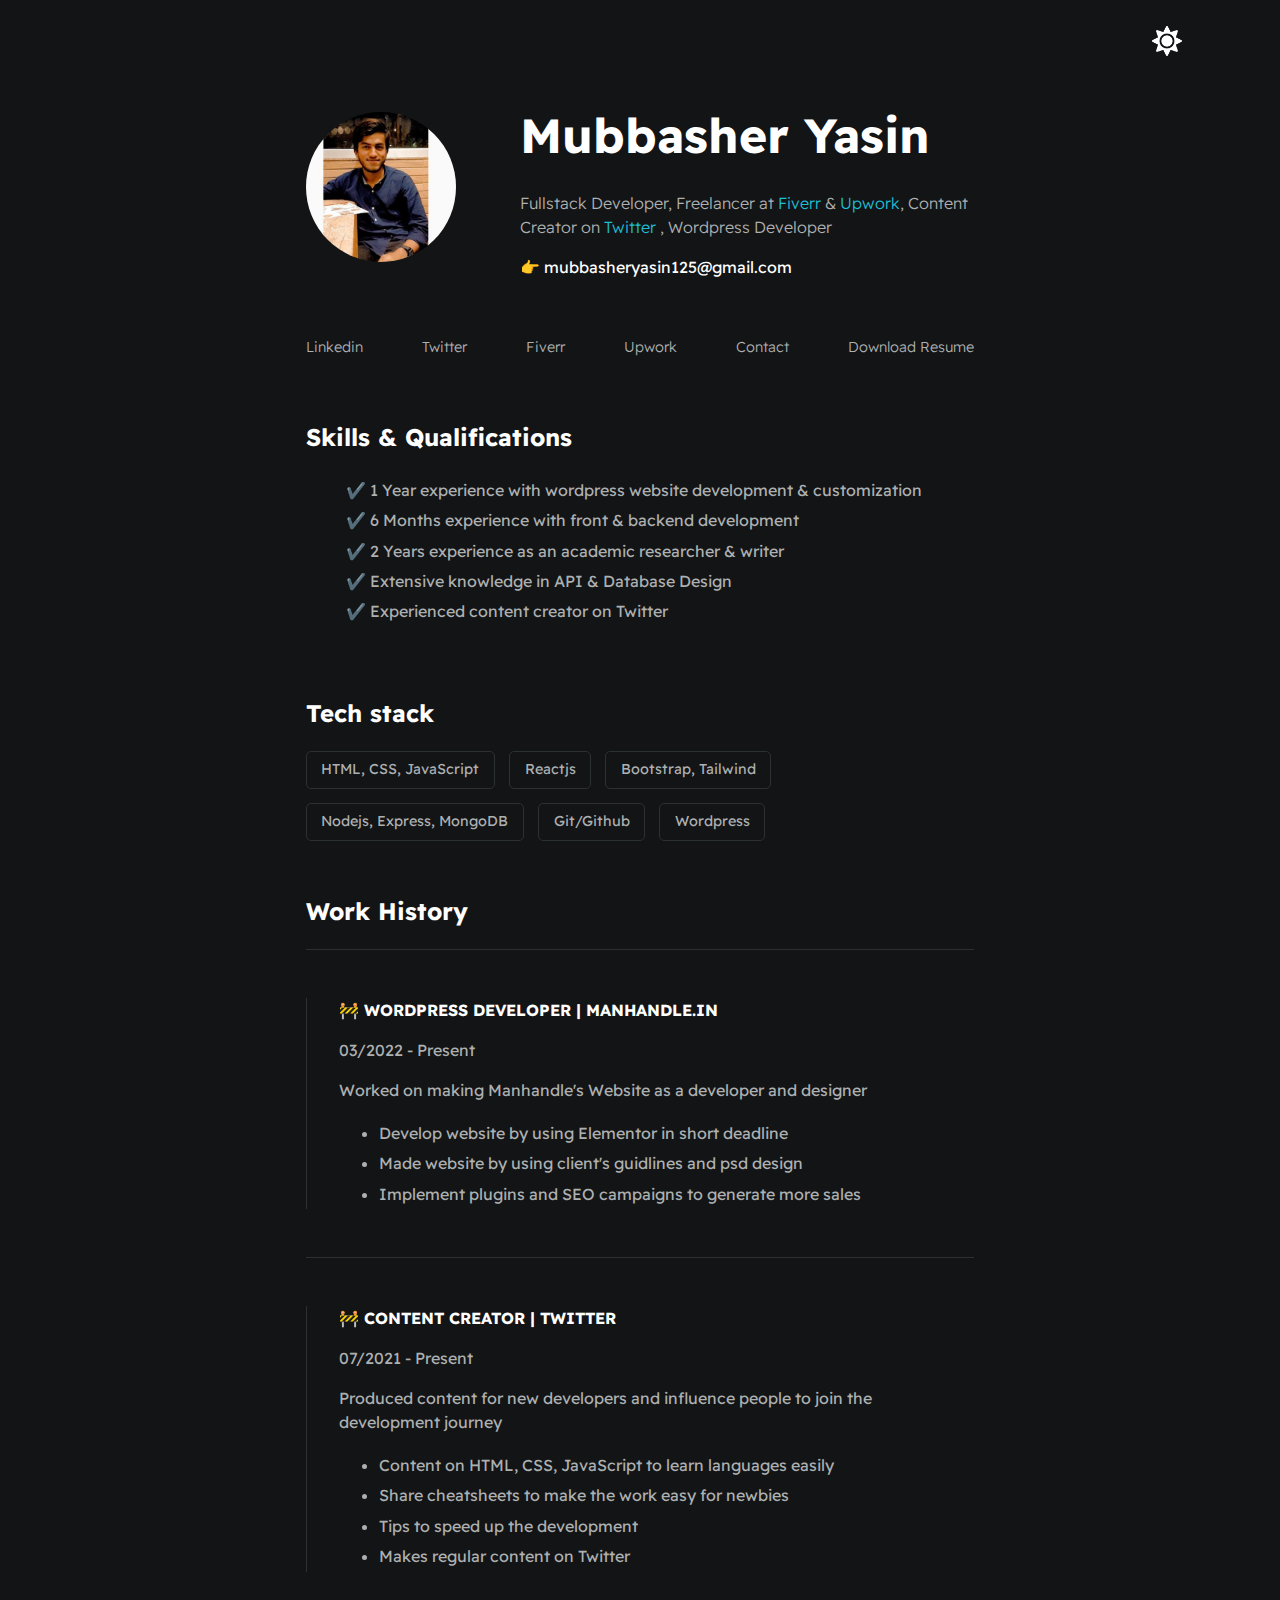
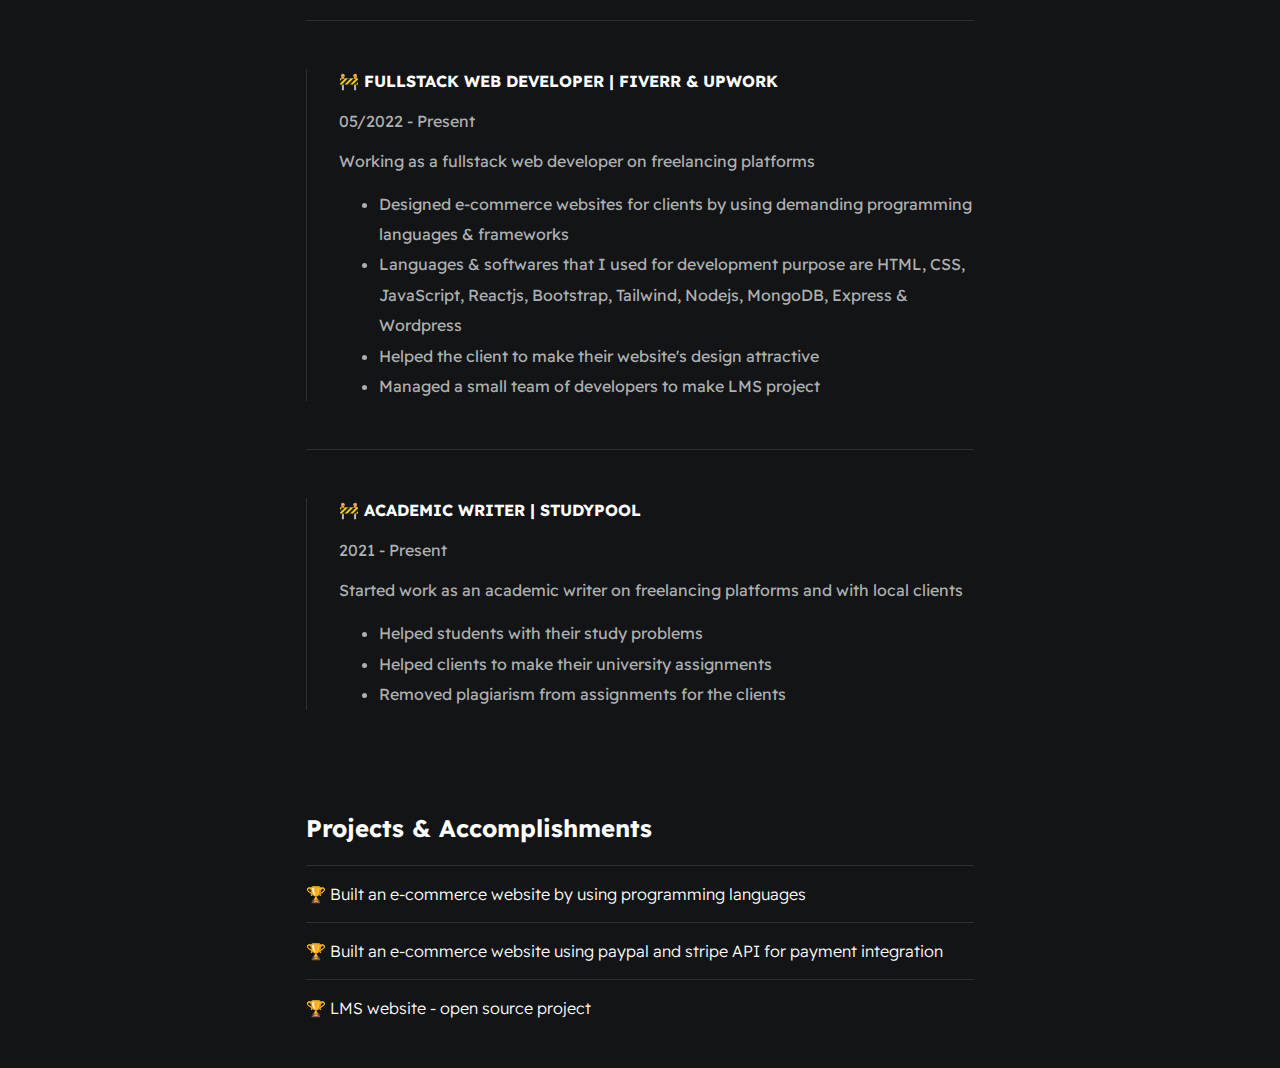
<file: index.html>
<!DOCTYPE html>
<html>

<head>
    <meta charset="utf-8">
    <meta http-equiv="X-UA-Compatible" content="IE=edge">
    <title>Mubbasher Yasin</title>
    <meta name="description" content="">
    <meta name="viewport" content="width=device-width, initial-scale=1">

    <link rel="stylesheet" href="./styles/main.css">
</head>

<body>
    <img id="theme-icon" src="./assets/images/sun.png" alt="">


    <div id="container--main">
        <section id="wrapper--hero" class="section--page">
            <img id="profile-pic" src="./assets/images/profile_pic.JPG">

            <div>
                <h1 id="user-name">Mubbasher Yasin</h1>
                <p id="bio">Fullstack Developer, Freelancer at <a href="https://www.fiverr.com/bepro12"
                        target="_blank">Fiverr</a> & <a href="https://www.upwork.com/freelancers/~01f0949d7df89ab9ed"
                        target="_blank">Upwork</a>, Content Creator on <a href="https://twitter.com/MubbasherYas"
                        target="_blank">Twitter </a>, Wordpress Developer </p>
                <p id="email">👉 mubbasheryasin125@gmail.com</p>
            </div>

        </section>

        <section class="section--page">

            <div id="socials--list">
                <a class="socials--list" href="https://www.linkedin.com/in/mubbasher-yasin/"
                    target="_blank">Linkedin</a>
                <a class="socials--list" href="https://twitter.com/MubbasherYas" target="_blank">Twitter</a>
                <a class="socials--list" href="https://www.fiverr.com/bepro12" target="_blank">Fiverr</a>
                <a class="socials--list" href="https://www.upwork.com/freelancers/~01f0949d7df89ab9ed"
                    target="_blank">Upwork</a>
                <a class="socials--list" href="tel:+923074079459" target="_blank">Contact</a>
                <a class="socials--list" href="./assets/resume.pdf" target="_blank">Download Resume</a>
            </div>
        </section>

        <section class="section--page">
            <h2>Skills & Qualifications</h2>
            <ul id="qualifications--list">
                <li>✔️ 1 Year experience with wordpress website development & customization</li>
                <li>✔️ 6 Months experience with front & backend development</li>
                <li>✔️ 2 Years experience as an academic researcher & writer</li>
                <li>✔️ Extensive knowledge in API & Database Design</li>
                <li>✔️ Experienced content creator on Twitter </li>
            </ul>
        </section>

        <section class="section--page">
            <h2>Tech stack</h2>

            <div id="wrapper--techstack__items">
                <div class="card--techstack"><span>HTML, CSS, JavaScript</span></div>
                <div class="card--techstack"><span>Reactjs</span></div>
                <div class="card--techstack"><span>Bootstrap, Tailwind</span></div>
                <div class="card--techstack"><span>Nodejs, Express, MongoDB</span></div>
                <div class="card--techstack"><span>Git/Github</span></div>
                <div class="card--techstack"><span>Wordpress</span></div>
            </div>
        </section>

        <section id="work-history-wrapper" class="section--page">
            <h2>Work History</h2>

            <div class="line-break"></div>
            <div class="card--work-history">
                <strong>🚧 WORDPRESS DEVELOPER | MANHANDLE.IN</strong>
                <p>03/2022 - Present</p>
                <p>Worked on making Manhandle's Website as a developer and designer </p>
                <ul>
                    <li>Develop website by using Elementor in short deadline</li>
                    <li>Made website by using client's guidlines and psd design</li>
                    <li>Implement plugins and SEO campaigns to generate more sales </li>
                </ul>
            </div>

            <div class="line-break"></div>

            <div class="card--work-history">
                <strong>🚧 CONTENT CREATOR | TWITTER </strong>
                <p>07/2021 - Present</p>
                <p>Produced content for new developers and influence people to join the development journey</p>
                <ul>
                    <li>Content on HTML, CSS, JavaScript to learn languages easily </li>
                    <li>Share cheatsheets to make the work easy for newbies</li>
                    <li>Tips to speed up the development</li>
                    <li>Makes regular content on Twitter </li>
                </ul>
            </div>

            <div class="line-break"></div>

            <div class="card--work-history">
                <strong>🚧 FULLSTACK WEB DEVELOPER | FIVERR & UPWORK </strong>
                <p>05/2022 - Present</p>
                <p>Working as a fullstack web developer on freelancing platforms</p>
                <ul>
                    <li>Designed e-commerce websites for clients by using demanding programming languages & frameworks
                    </li>
                    <li>Languages & softwares that I used for development purpose are HTML, CSS, JavaScript, Reactjs,
                        Bootstrap, Tailwind, Nodejs, MongoDB, Express & Wordpress</li>
                    <li>Helped the client to make their website's design attractive</li>
                    <li>Managed a small team of developers to make LMS project</li>
                </ul>
            </div>

            <div class="line-break"></div>

            <div class="card--work-history">
                <strong>🚧 ACADEMIC WRITER | STUDYPOOL</strong>
                <p>2021 - Present</p>
                <p>Started work as an academic writer on freelancing platforms and with local clients</p>
                <ul>
                    <li>Helped students with their study problems</li>
                    <li>Helped clients to make their university assignments </li>
                    <li>Removed plagiarism from assignments for the clients</li>
                </ul>
            </div>
        </section>

        <section class="section--page">
            <h2>Projects & Accomplishments</h2>

            <div class="card--project">
                <a href="project1.html"><span>🏆 </span>Built an e-commerce website by using programming languages</a>
            </div>

            <div class="card--project">
                <a href="project2.html"><span>🏆 </span>Built an e-commerce website using paypal and stripe API for
                    payment integration</a>
            </div>

            <div class="card--project">
                <a href="project3.html"><span>🏆 </span>LMS website - open source project</a>
            </div>

        </section>

    </div>

    <script src="theme-script.js"></script>

</body>


</html>
</file>
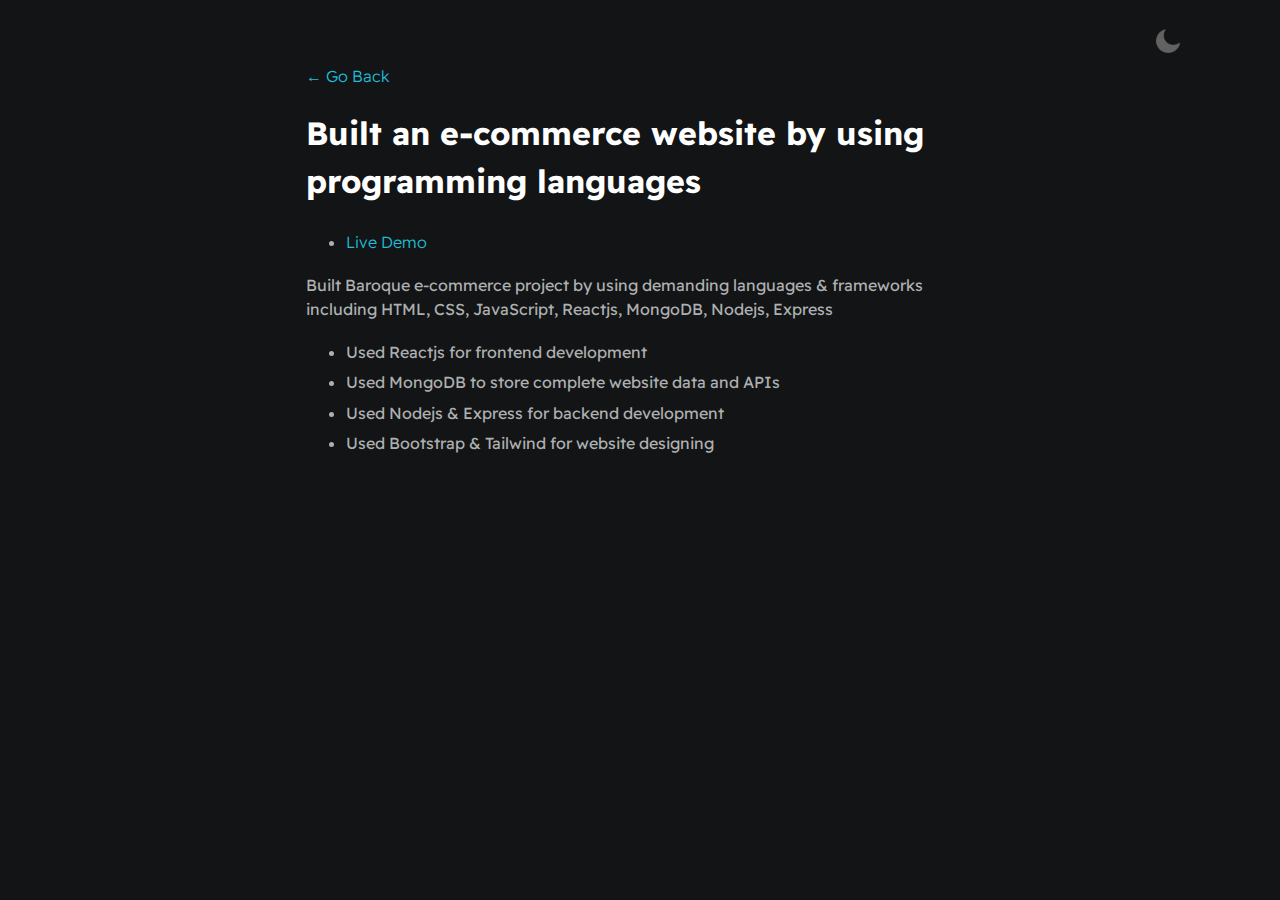
<file: project1.html>
<!DOCTYPE html>
<html>

<head>
    <meta charset="utf-8">
    <meta http-equiv="X-UA-Compatible" content="IE=edge">
    <title>Mubbasher Yasin</title>
    <meta name="description" content="">
    <meta name="viewport" content="width=device-width, initial-scale=1">
    <link rel="stylesheet" href="./styles/main.css">
</head>

<body>
    <img id="theme-icon" src="./assets/images/moon.png" alt="">
    <div id="container--main">
        <a href="index.html">&#x2190; Go Back</a>
        <h1>Built an e-commerce website by using programming languages</h1>

        <ul>
            <li><a href="#">Live Demo</a></li>
        </ul>
        <p>Built Baroque e-commerce project by using demanding languages & frameworks including HTML, CSS, JavaScript,
            Reactjs, MongoDB, Nodejs, Express</p>

        <ul>
            <li>Used Reactjs for frontend development </li>
            <li>Used MongoDB to store complete website data and APIs</li>
            <li>Used Nodejs & Express for backend development</li>
            <li>Used Bootstrap & Tailwind for website designing </li>
        </ul>
    </div>
    <script src="theme-script.js"></script>

</body>

</html>
</file>
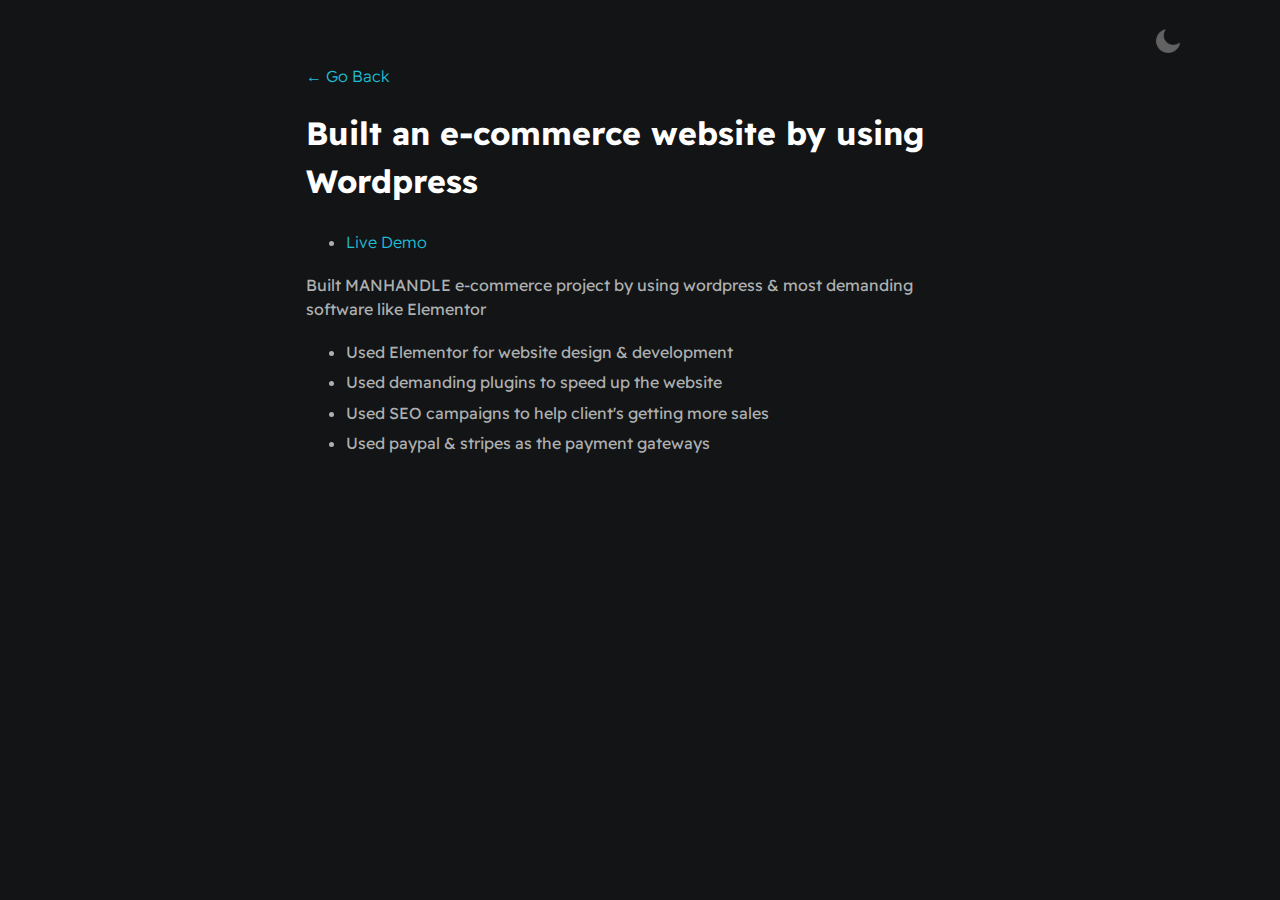
<file: project2.html>
<!DOCTYPE html>
<html>
    <head>
        <meta charset="utf-8">
        <meta http-equiv="X-UA-Compatible" content="IE=edge">
        <title>Mubbasher Yasin</title>
        <meta name="description" content="">
        <meta name="viewport" content="width=device-width, initial-scale=1">
        <link rel="stylesheet" href="./styles/main.css">
    </head>
    <body>
    <img id="theme-icon" src="./assets/images/moon.png" alt="">

        <div id="container--main">
            <a href="index.html">&#x2190; Go Back</a>
            <h1>Built an e-commerce website by using Wordpress</h1>

            <ul>
                <li><a href="#">Live Demo</a></li>
            </ul>
            <p>Built MANHANDLE e-commerce project by using wordpress & most demanding software like Elementor</p>

            <ul>
                <li>Used Elementor for website design & development </li>
                <li>Used demanding plugins to speed up the website</li>
                <li>Used SEO campaigns to help client's getting more sales</li>
                <li>Used paypal & stripes as the payment gateways</li>
            </ul>
        </div>
    <script src="theme-script.js"></script>

    </body>
</html>
</file>
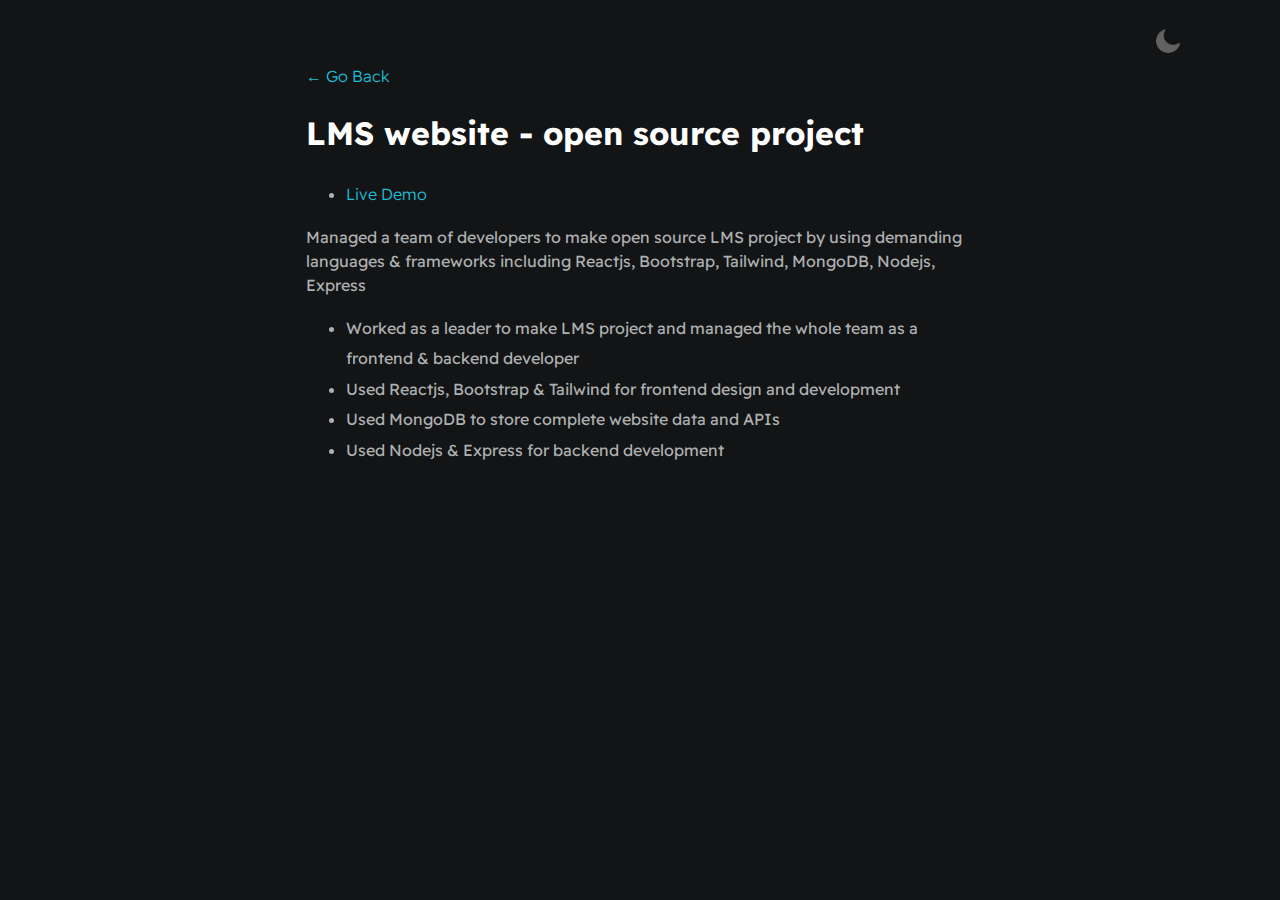
<file: project3.html>
<!DOCTYPE html>
<html>
    <head>
        <meta charset="utf-8">
        <meta http-equiv="X-UA-Compatible" content="IE=edge">
        <title>Mubbasher Yasin</title>
        <meta name="description" content="">
        <meta name="viewport" content="width=device-width, initial-scale=1">
        <link rel="stylesheet" href="./styles/main.css">
    </head>
    <body>
    <img id="theme-icon" src="./assets/images/moon.png" alt="">

        <div id="container--main">
            <a href="index.html">&#x2190; Go Back</a>
            <h1>LMS website - open source project</h1>

            <ul>
                <li><a href="#">Live Demo</a></li>
            </ul>
            <p>Managed a team of developers to make open source LMS project by using demanding languages & frameworks including Reactjs, Bootstrap, Tailwind, MongoDB, Nodejs, Express</p>

            <ul>
                <li>Worked as a leader to make LMS project and managed the whole team as a frontend & backend developer </li>
                <li>Used Reactjs, Bootstrap & Tailwind for frontend design and development </li>
                <li>Used MongoDB to store complete website data and APIs</li>
                <li>Used Nodejs & Express for backend development</li>
            </ul>
        </div>
    <script src="theme-script.js"></script>

    </body>
</html>
</file>
<file: styles/main.css>
@import url('https://fonts.googleapis.com/css2?family=Readex+Pro:wght@300;400;500;600;700&display=swap');

:root{
    --mainTextColor-light:#000;
    --secondaryTextColor-light:rgb(51 51 51);
    --mainLinkColor-light:#0da2b8;
    --mainBorderColor-light:rgb(218, 218, 218);
    --mainBgColor-light:rgb(249, 250,251);

    --mainTextColor-dark:#fff;
    --secondaryTextColor-dark:#adb0b1;
    --mainLinkColor-dark:rgb(30, 190,214);
    --mainBorderColor-dark:#2b3031;
    --mainBgColor-dark:#131415;

    --mainTextColor:var(--mainTextColor-dark);
    --secondaryTextColor:var(--secondaryTextColor-dark);
    --mainLinkColor:var(--mainLinkColor-dark);
    --mainBorderColor:var(--mainBorderColor-dark);
    --mainBgColor:var(--mainBgColor-dark);

}

.dark-theme{

    --mainTextColor:var(--mainTextColor-light);
    --secondaryTextColor:var(--secondaryTextColor-light);
    --mainLinkColor:var(--mainLinkColor-light);
    --mainBorderColor:var(--mainBorderColor-light);
    --mainBgColor:var(--mainBgColor-light);
}

*{
    font-family: 'Readex Pro';
    line-height: 1.5em;
    box-sizing: border-box;
    color: var(--mainTextColor);
}

#theme-icon{
    width: 30px;
    cursor: pointer;
    margin-left: 90%;
    margin-top: 2%;
}

body{
    background-color: var(--mainBgColor);            
}

p, span, li{
    color: var(--secondaryTextColor);
    font-size: 1em;
}

a{
    text-decoration: none;
    color: var(--mainLinkColor);
    font-weight: 500;
}

li{
    line-height: 1.9em;
}

#container--main{
    max-width: 700px;
    margin: 0 auto;
    padding-left: 1em;
    padding-right: 1em;
    padding-bottom: 1em;
}

.section--page{
    padding-top: 1em;
    padding-bottom: 1em;
}

#wrapper--hero{
    display: flex;
    align-items: center;
    gap: 4em;
}

#bio, a{
    font-weight: 300;
}

#user-name{
    font-size: 48px;
    line-height: 1em;
}

#profile-pic{
    width: 150px;
    height: 150px;
    object-fit: cover;
    border-radius: 50%;
}

#email{
    color: var(--mainTextColor);
}

.socials--list{
    line-height: 40px;
}

#socials--list{
    display: flex;
    justify-content: space-between;
    column-gap: 1em;
    flex-wrap: wrap;
}

#socials--list a{
    font-weight: 300;
    color: var(--secondaryTextColor);
    font-size: 0.9em;
    transition: 0.3s;
}

#socials--list a:hover{
    font-weight: 100;
    color: var(--mainLinkColor);
    font-size: 0.9em;
}

#qualifications--list{
    list-style: none;
}

#wrapper--techstack__items{
    display: flex;
    flex-wrap: wrap;
    gap: 1em;
    font-size: 0.9em;
}

.card--techstack{
    border: 1px solid var(--mainBorderColor);
    border-radius: 5px;
    padding: 0.5em 1em;
    align-items: center;
}

.card--project{
    padding-top: 1em;
    padding-bottom: 1em;
    border-top: 1px solid var(--mainBorderColor);
}

.card--project a{
    color: var(--mainTextColor);

    transition: 0.3s;
}

.card--project a:hover{
    color: rgb(30, 190,214);

}

.card--work-history{
    border-left: 1px solid var(--mainBorderColor);
    margin-top: 3em;
    margin-bottom: 3em;
    padding-left: 2em;
}

.line-break{
    background-color: var(--mainBorderColor);
    height: 1px;
}


@media(max-width:600px){

    .section--page{
        padding-top: 1em;
        padding-bottom: 1em;
    }

    #wrapper--hero{
        display: flex;
        align-items: center;
        gap: 1em;
    }

    #profile-pic{
        width: 200px;
        height: 200px;
    }

    #wrapper--hero{
        flex-direction: column;
    }

    .card--work-history{
        border-left: none;
        padding-left: 0;
    }
}

/* Toast */

body,
html {
  margin: 0;
  padding: 0;
  font-family: "Inter", Arial, sans-serif;
}
* {
  box-sizing: border-box;
}

.wrapper {
  height: 100vh;
  display: flex;
  justify-content: center;
  align-items: center;
  flex-direction: column;
  background-color: black;
}

.heading {
  color: white;
  font-size: 40px;
  font-weight: 600;
}

.button {
  padding: 15px 30px;
  background-color: aliceblue;
  color: black;
  border: 1px solid red;
  border-radius: 5px;
  margin-right: 10px;
  font-size: 20px;
  font-weight: 600;
}

.button:hover {
  background-color: grey;
}
</file>
